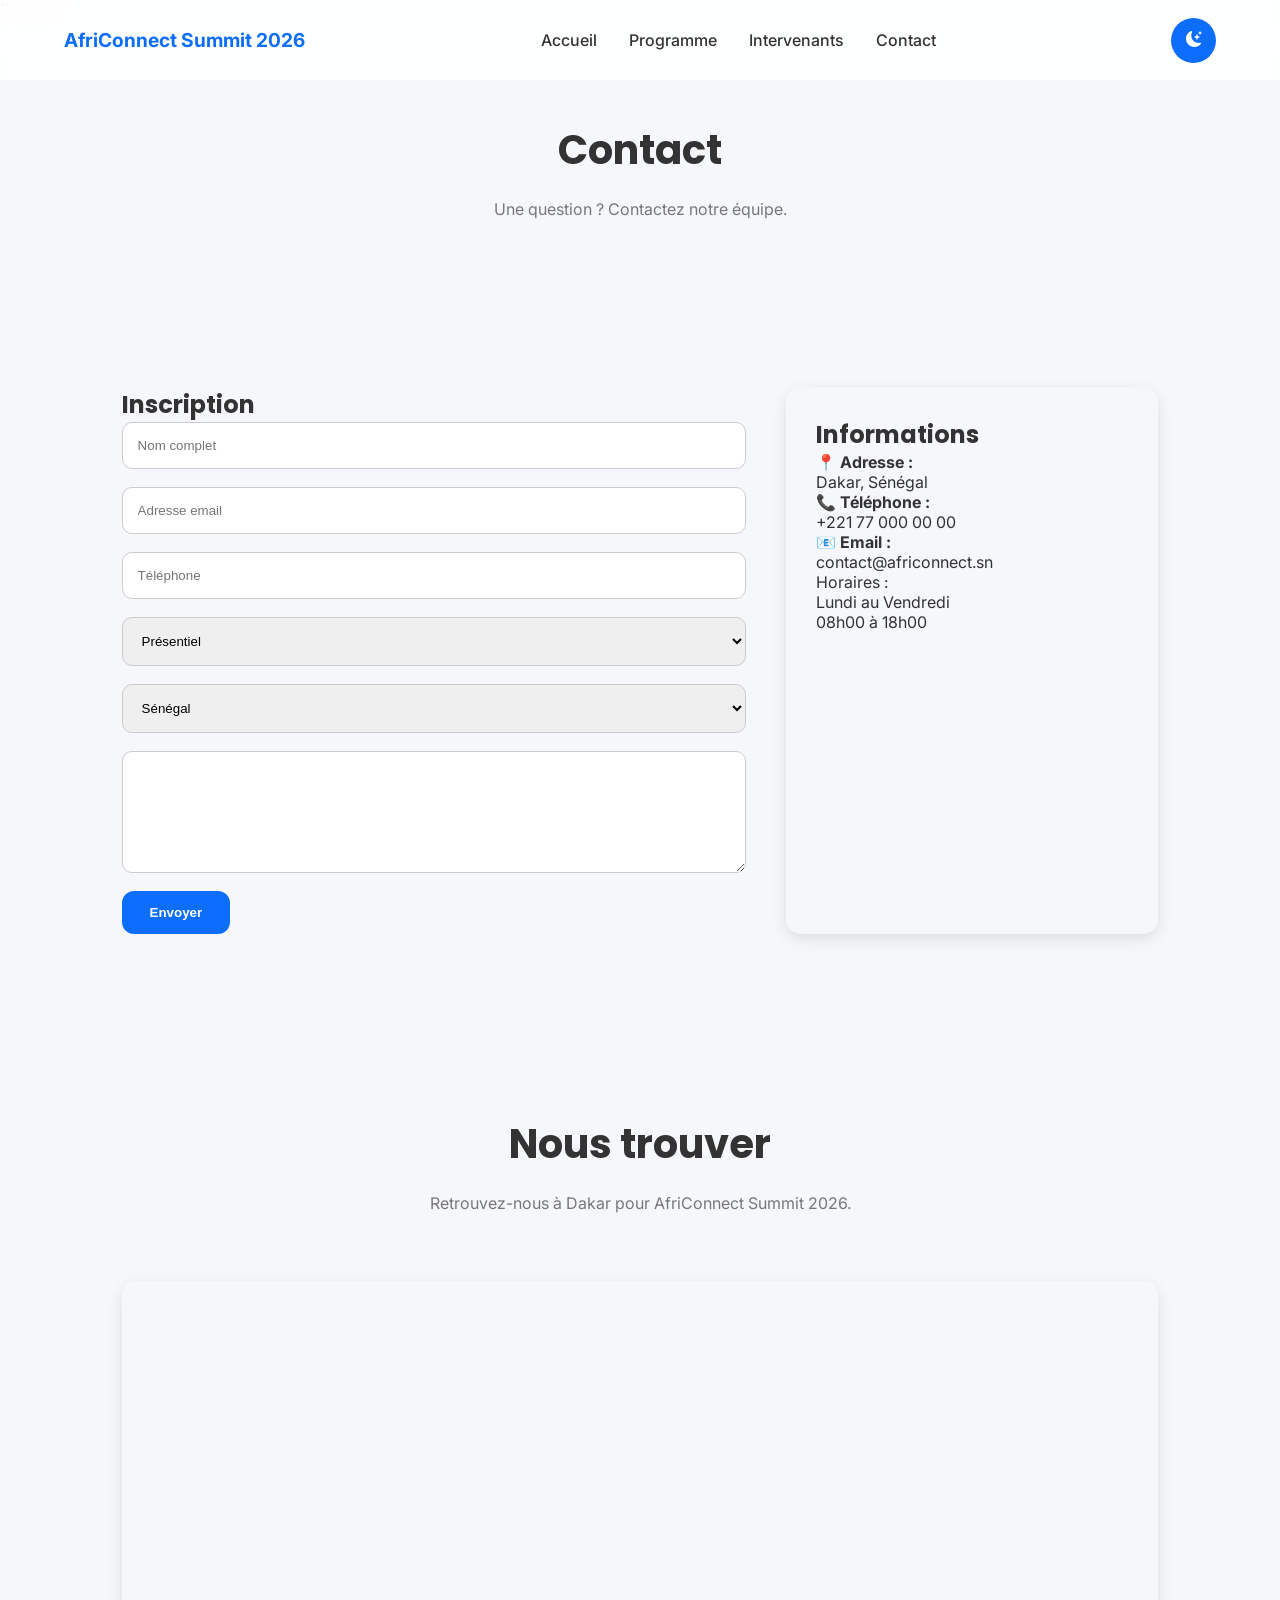
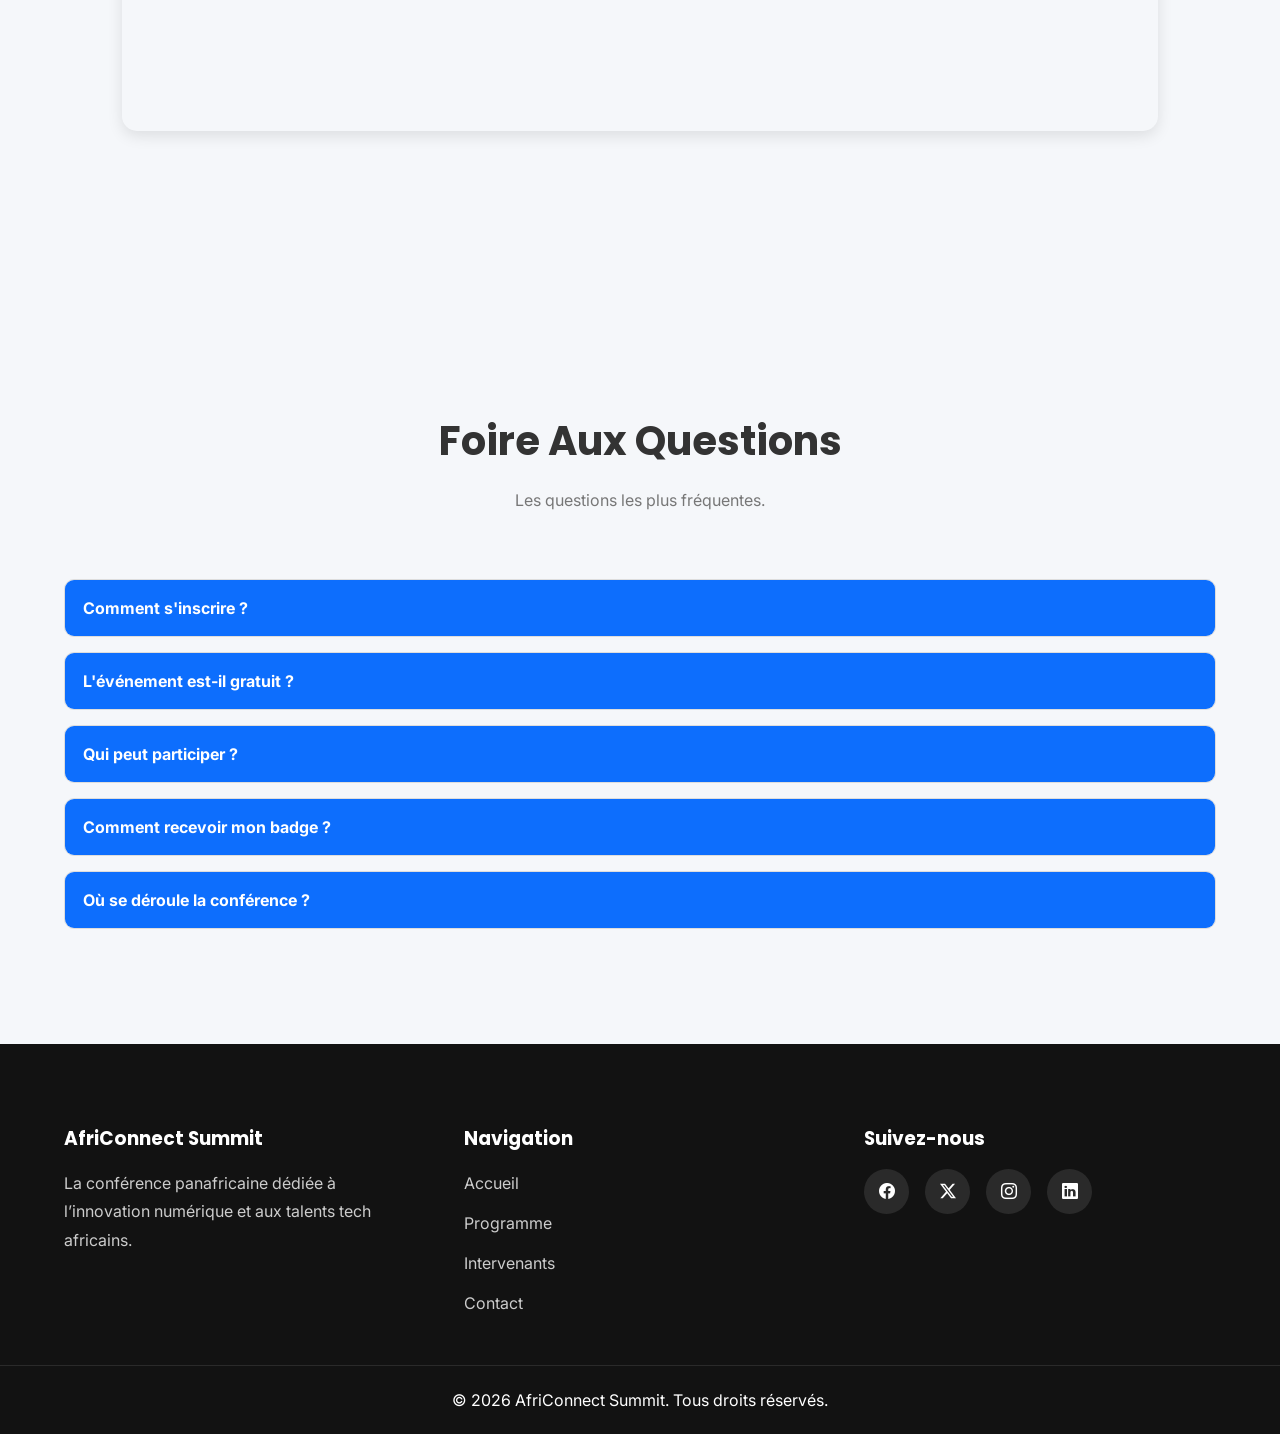
<file: contact.html>
<!DOCTYPE html>

<html lang="fr">

<head>
    <!-- Meta -->
    <meta charset="UTF-8">
    <meta name="viewport" content="width=device-width, initial-scale=1.0">

```
<!-- Titre -->
<title>AfriConnect Summit 2026</title>

<!-- Google Fonts -->
<link rel="preconnect" href="https://fonts.googleapis.com">
<link rel="preconnect" href="https://fonts.gstatic.com" crossorigin>

<link href="https://fonts.googleapis.com/css2?family=Inter:wght@300;400;500;600;700&family=Poppins:wght@500;600;700;800&display=swap" rel="stylesheet">

<!-- Bootstrap Icons -->
<link rel="stylesheet" href="https://cdn.jsdelivr.net/npm/bootstrap-icons@1.13.1/font/bootstrap-icons.min.css">

<!-- CSS -->
<link rel="stylesheet" href="css/style.css">
```

</head>

<body>

```
<!-- HEADER -->
<header>
    <nav class="navbar">

        <!-- Logo -->
        <div class="logo">
            AfriConnect Summit 2026
        </div>

        <!-- Navigation -->
        <ul class="nav-links">
            <li><a href="index.html">Accueil</a></li>
            <li><a href="programme.html">Programme</a></li>
            <li><a href="intervenants.html">Intervenants</a></li>
            <li><a href="contact.html">Contact</a></li>
        </ul>

        <!-- Actions -->
        <div class="nav-actions">

            <!-- Dark Mode -->
            <button class="theme-toggle">
                <i class="bi bi-moon-stars-fill"></i>
            </button>

            <!-- Hamburger -->
            <button class="hamburger">
                <i class="bi bi-list"></i>
            </button>

        </div>

    </nav>
</header>

<!-- MAIN -->
<main>
<section class="contact-section">

    <div class="section-title">
        <h2>Contact</h2>

        <p>
            Une question ? Contactez notre équipe.
        </p>

    </div>

    <section class="contact-section">

<div class="contact-container">

    <!-- Formulaire -->

    <div class="contact-form">

        <h2>Inscription</h2>

        <form id="contactForm">

            <input type="text"
                   id="nom"
                   placeholder="Nom complet"
                   required>

            <input type="email"
                   id="email"
                   placeholder="Adresse email"
                   required>

            <input type="tel"
                   id="telephone"
                   placeholder="Téléphone"
                   required>

            <select id="participation">

                <option>Présentiel</option>
                <option>En ligne</option>

            </select>

            <select id="pays">

                <option>Sénégal</option>
                <option>Côte d'Ivoire</option>
                <option>Mali</option>
                <option>Burkina Faso</option>
                <option>Guinée</option>
                <option>Cameroun</option>
                <option>Nigeria</option>
                <option>Ghana</option>
                <option>Bénin</option>
                <option>Togo</option>

            </select>

            <textarea
                id="message"
                rows="6"
                placeholder="Votre motivation"
                required>
            </textarea>

            <button class="btn btn-primary">
                Envoyer
            </button>

        </form>

    </div>

    <!-- Informations -->

    <div class="contact-info">

        <h2>Informations</h2>

        <p><strong>📍 Adresse :</strong><br>Dakar, Sénégal</p>

        <p><strong>📞 Téléphone :</strong><br>+221 77 000 00 00</p>

        <p><strong>📧 Email :</strong><br>contact@africonnect.sn</p>

        <p>
            Horaires :
            <br>
            Lundi au Vendredi
            <br>
            08h00 à 18h00
        </p>

    </div>

</div>

</section>
<section class="map-section">

    <div class="section-title">
        <h2>Nous trouver</h2>

        <p>
            Retrouvez-nous à Dakar pour AfriConnect Summit 2026.
        </p>
    </div>

    <div class="map-container">

        <iframe
            src="https://www.google.com/maps?q=Dakar,Senegal&output=embed"
            width="100%"
            height="450"
            style="border:0;"
            allowfullscreen=""
            loading="lazy">
        </iframe>

    </div>

</section>

</main>
<section class="faq-section">

    <div class="section-title">
        <h2>Foire Aux Questions</h2>
        <p>Les questions les plus fréquentes.</p>
    </div>

    <div class="faq">

        <div class="faq-item">
            <input type="checkbox" id="q1">
            <label for="q1">Comment s'inscrire ?</label>

            <div class="faq-content">
                <p>L'inscription se fait via le formulaire disponible sur cette page.</p>
            </div>
        </div>

        <div class="faq-item">
            <input type="checkbox" id="q2">
            <label for="q2">L'événement est-il gratuit ?</label>

            <div class="faq-content">
                <p>Certaines activités sont gratuites, d'autres nécessitent une inscription payante.</p>
            </div>
        </div>

        <div class="faq-item">
            <input type="checkbox" id="q3">
            <label for="q3">Qui peut participer ?</label>

            <div class="faq-content">
                <p>Étudiants, professionnels, entrepreneurs et passionnés du numérique.</p>
            </div>
        </div>

        <div class="faq-item">
            <input type="checkbox" id="q4">
            <label for="q4">Comment recevoir mon badge ?</label>

            <div class="faq-content">
                <p>Le badge est envoyé par email après validation de l'inscription.</p>
            </div>
        </div>

        <div class="faq-item">
            <input type="checkbox" id="q5">
            <label for="q5">Où se déroule la conférence ?</label>

            <div class="faq-content">
                <p>L'événement se déroule à Dakar, au Sénégal.</p>
            </div>
        </div>

    </div>

</section>


<!-- FOOTER -->

<footer class="footer">


<div class="footer-container">

    <!-- Colonne 1 -->
    <div class="footer-column">

        <h3>AfriConnect Summit</h3>

        <p>
            La conférence panafricaine dédiée
            à l’innovation numérique et aux talents tech africains.
        </p>

    </div>

    <!-- Colonne 2 -->
    <div class="footer-column">

        <h3>Navigation</h3>

        <ul>
            <li><a href="index.html">Accueil</a></li>
            <li><a href="programme.html">Programme</a></li>
            <li><a href="intervenants.html">Intervenants</a></li>
            <li><a href="contact.html">Contact</a></li>
        </ul>

    </div>

    <!-- Colonne 3 -->
    <div class="footer-column">

        <h3>Suivez-nous</h3>

        <div class="social-icons">

            <a href="#"><i class="bi bi-facebook"></i></a>

            <a href="#"><i class="bi bi-twitter-x"></i></a>

            <a href="#"><i class="bi bi-instagram"></i></a>

            <a href="#"><i class="bi bi-linkedin"></i></a>

        </div>

    </div>

</div>

<!-- Footer bottom -->
<div class="footer-bottom">

    <p>
        © <span id="year"></span> AfriConnect Summit.
        Tous droits réservés.
    </p>

</div>


</footer>

<!-- Bouton retour haut -->

<button id="scrollTopBtn">
    <i class="bi bi-arrow-up"></i>
</button>


<!-- JavaScript -->
<script src="js/main.js"></script>


</body>

</html>
</file>
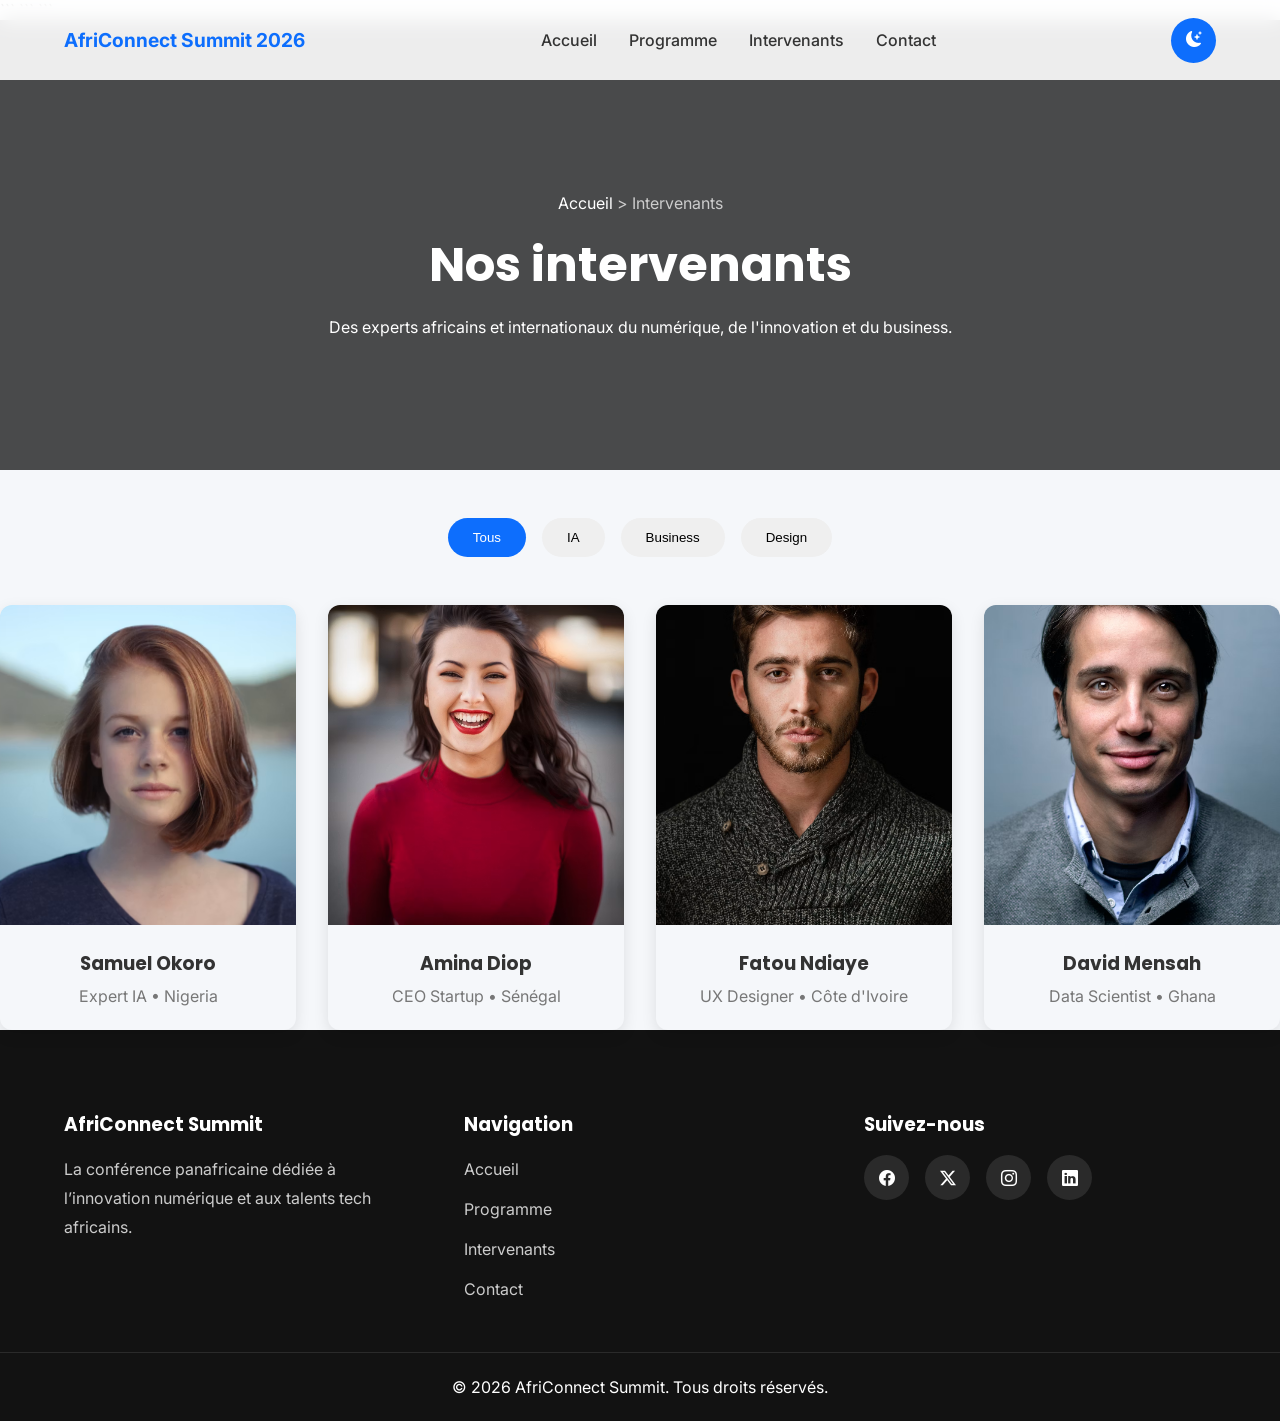
<file: intervenants.html>
<!DOCTYPE html>

<html lang="fr">

<head>
    <!-- Meta -->
    <meta charset="UTF-8">
    <meta name="viewport" content="width=device-width, initial-scale=1.0">

```
<!-- Titre -->
<title>AfriConnect Summit 2026</title>

<!-- Google Fonts -->
<link rel="preconnect" href="https://fonts.googleapis.com">
<link rel="preconnect" href="https://fonts.gstatic.com" crossorigin>

<link href="https://fonts.googleapis.com/css2?family=Inter:wght@300;400;500;600;700&family=Poppins:wght@500;600;700;800&display=swap" rel="stylesheet">

<!-- Bootstrap Icons -->
<link rel="stylesheet" href="https://cdn.jsdelivr.net/npm/bootstrap-icons@1.13.1/font/bootstrap-icons.min.css">

<!-- CSS -->
<link rel="stylesheet" href="css/style.css">
```

</head>

<body>

```
<!-- HEADER -->
<header>
    <nav class="navbar">

        <!-- Logo -->
        <div class="logo">
            AfriConnect Summit 2026
        </div>

        <!-- Navigation -->
        <ul class="nav-links">
            <li><a href="index.html">Accueil</a></li>
            <li><a href="programme.html">Programme</a></li>
            <li><a href="intervenants.html">Intervenants</a></li>
            <li><a href="contact.html">Contact</a></li>
        </ul>

        <!-- Actions -->
        <div class="nav-actions">

            <!-- Dark Mode -->
            <button class="theme-toggle">
                <i class="bi bi-moon-stars-fill"></i>
            </button>

            <!-- Hamburger -->
            <button class="hamburger">
                <i class="bi bi-list"></i>
            </button>

        </div>

    </nav>
</header>

<!-- MAIN -->
<main>
<section class="page-hero">

    <div class="page-hero-content">

        <p class="breadcrumb">
            <a href="index.html">Accueil</a> > Intervenants
        </p>

        <h1>Nos intervenants</h1>

        <p>
            Des experts africains et internationaux
            du numérique, de l'innovation et du business.
        </p>

    </div>

</section>
<section class="speakers-page">

    <div class="filter-buttons">

        <button class="filter-btn active" data-filter="all">
            Tous
        </button>

        <button class="filter-btn" data-filter="ia">
            IA
        </button>

        <button class="filter-btn" data-filter="business">
            Business
        </button>

        <button class="filter-btn" data-filter="design">
            Design
        </button>

    </div>
    <div class="speakers-grid">

    <article class="speaker-card filter-item hidden"
             data-category="ia">

        <img src="images/photo-1438761681033-6461ffad8d80.avif"
             alt="Samuel Okoro">

        <div class="speaker-content">

            <h3>Samuel Okoro</h3>

            <p>Expert IA • Nigeria</p>

        </div>

    </article>

    <article class="speaker-card filter-item hidden"
             data-category="business">

        <img src="images/photo-1494790108377-be9c29b29330.avif"
             alt="Amina Diop">

        <div class="speaker-content">

            <h3>Amina Diop</h3>

            <p>CEO Startup • Sénégal</p>

        </div>

    </article>

    <article class="speaker-card filter-item hidden"
             data-category="design">

        <img src="images/photo-1506794778202-cad84cf45f1d.avif"
             alt="Fatou Ndiaye">

        <div class="speaker-content">

            <h3>Fatou Ndiaye</h3>

            <p>UX Designer • Côte d'Ivoire</p>

        </div>

    </article>

    <article class="speaker-card filter-item hidden"
             data-category="ia">

        <img src="images/photo-1500648767791-00dcc994a43e.avif"
             alt="David Mensah">

        <div class="speaker-content">

            <h3>David Mensah</h3>

            <p>Data Scientist • Ghana</p>

        </div>

    </article>

</div>

</section>

</main>


<!-- FOOTER -->

<footer class="footer">


<div class="footer-container">

    <!-- Colonne 1 -->
    <div class="footer-column">

        <h3>AfriConnect Summit</h3>

        <p>
            La conférence panafricaine dédiée
            à l’innovation numérique et aux talents tech africains.
        </p>

    </div>

    <!-- Colonne 2 -->
    <div class="footer-column">

        <h3>Navigation</h3>

        <ul>
            <li><a href="index.html">Accueil</a></li>
            <li><a href="programme.html">Programme</a></li>
            <li><a href="intervenants.html">Intervenants</a></li>
            <li><a href="contact.html">Contact</a></li>
        </ul>

    </div>

    <!-- Colonne 3 -->
    <div class="footer-column">

        <h3>Suivez-nous</h3>

        <div class="social-icons">

            <a href="#"><i class="bi bi-facebook"></i></a>

            <a href="#"><i class="bi bi-twitter-x"></i></a>

            <a href="#"><i class="bi bi-instagram"></i></a>

            <a href="#"><i class="bi bi-linkedin"></i></a>

        </div>

    </div>

</div>

<!-- Footer bottom -->
<div class="footer-bottom">

    <p>
        © <span id="year"></span> AfriConnect Summit.
        Tous droits réservés.
    </p>

</div>


</footer>

<!-- Bouton retour haut -->

<button id="scrollTopBtn">
    <i class="bi bi-arrow-up"></i>
</button>


<!-- JavaScript -->
<script src="js/main.js"></script>


</body>

</html>
</file>
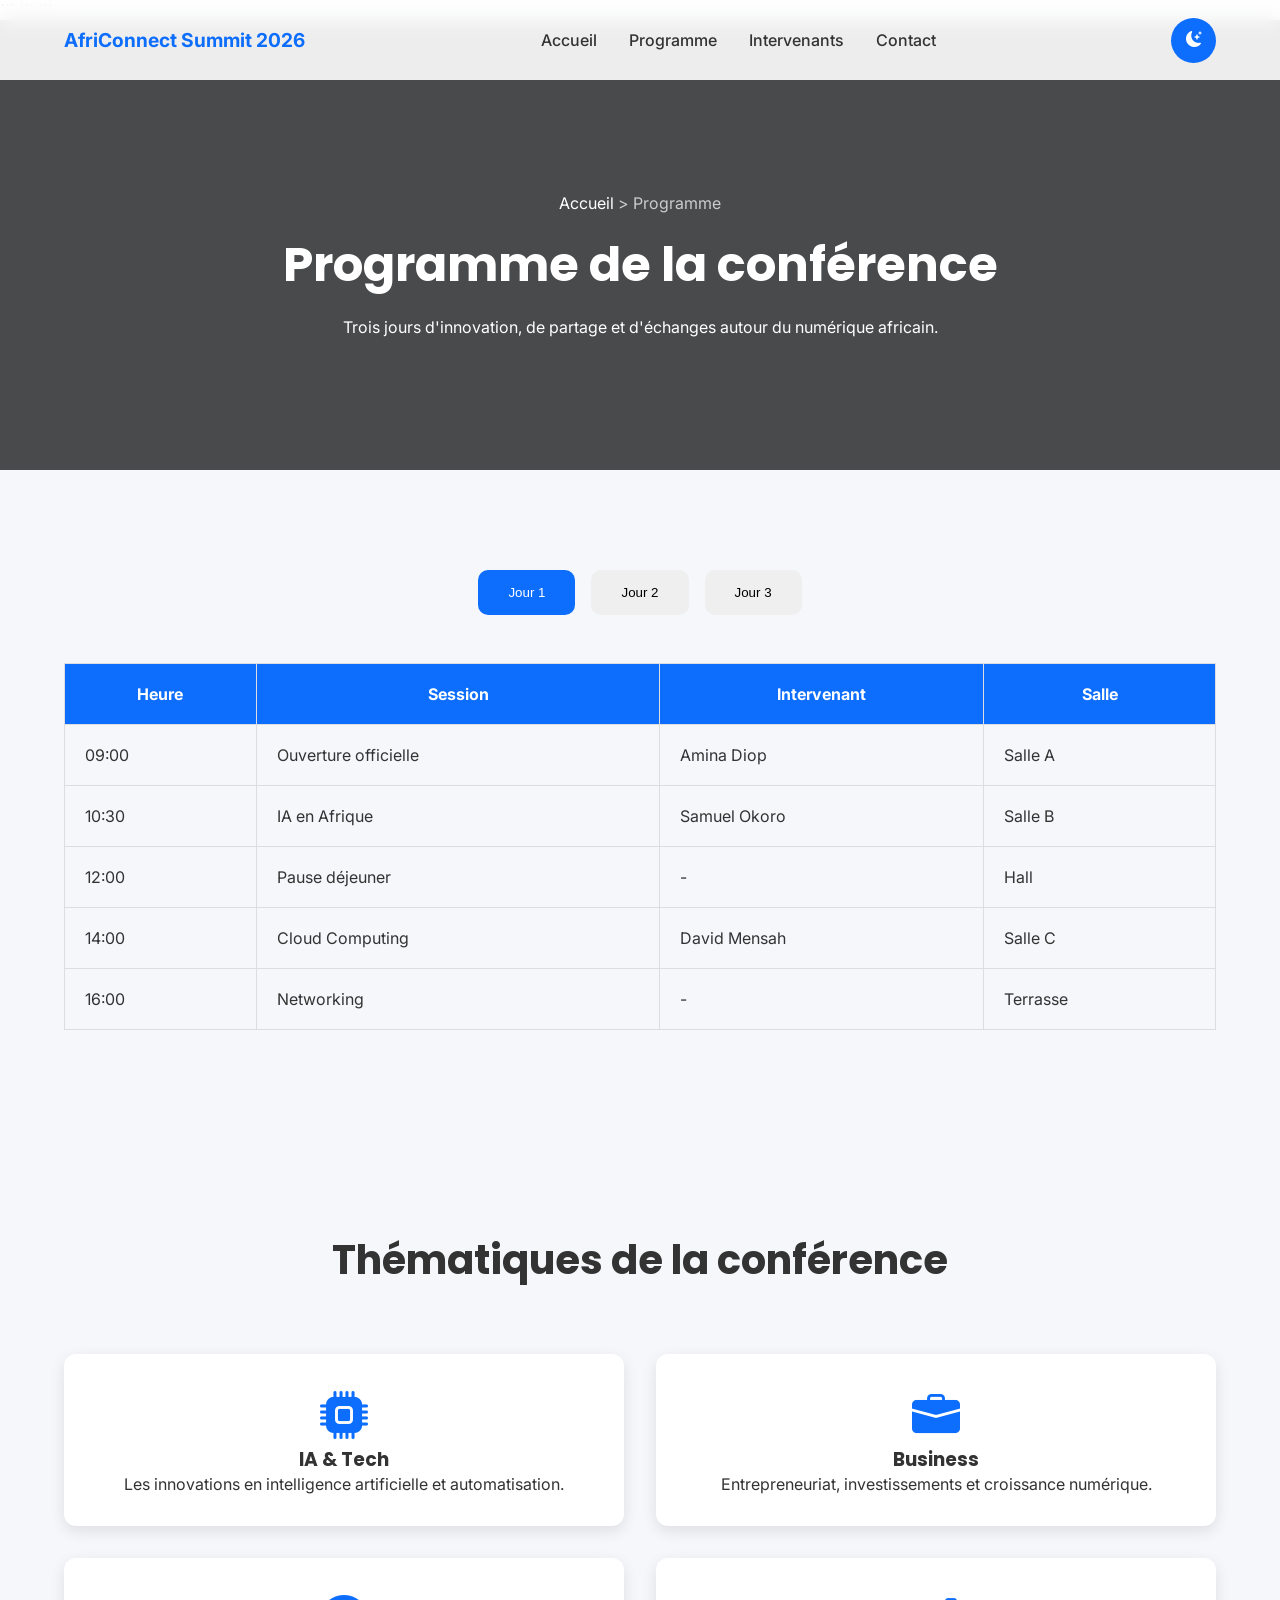
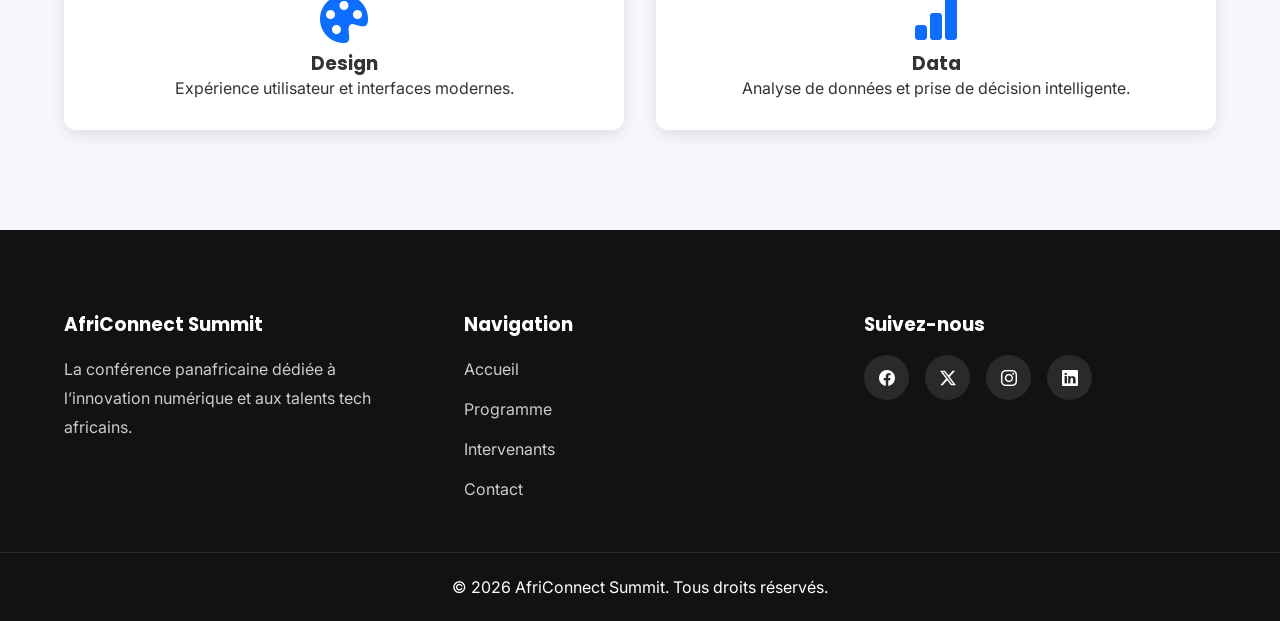
<file: programme.html>
<!DOCTYPE html>

<html lang="fr">

<head>
    <!-- Meta -->
    <meta charset="UTF-8">
    <meta name="viewport" content="width=device-width, initial-scale=1.0">

```
<!-- Titre -->
<title>AfriConnect Summit 2026</title>

<!-- Google Fonts -->
<link rel="preconnect" href="https://fonts.googleapis.com">
<link rel="preconnect" href="https://fonts.gstatic.com" crossorigin>

<link href="https://fonts.googleapis.com/css2?family=Inter:wght@300;400;500;600;700&family=Poppins:wght@500;600;700;800&display=swap" rel="stylesheet">

<!-- Bootstrap Icons -->
<link rel="stylesheet" href="https://cdn.jsdelivr.net/npm/bootstrap-icons@1.13.1/font/bootstrap-icons.min.css">

<!-- CSS -->
<link rel="stylesheet" href="css/style.css">
```

</head>

<body>

```
<!-- HEADER -->
<header>
    <nav class="navbar">

        <!-- Logo -->
        <div class="logo">
            AfriConnect Summit 2026
        </div>

        <!-- Navigation -->
        <ul class="nav-links">
            <li><a href="index.html">Accueil</a></li>
            <li><a href="programme.html">Programme</a></li>
            <li><a href="intervenants.html">Intervenants</a></li>
            <li><a href="contact.html">Contact</a></li>
        </ul>

        <!-- Actions -->
        <div class="nav-actions">

            <!-- Dark Mode -->
            <button class="theme-toggle">
                <i class="bi bi-moon-stars-fill"></i>
            </button>

            <!-- Hamburger -->
            <button class="hamburger">
                <i class="bi bi-list"></i>
            </button>

        </div>

    </nav>
</header>

<!-- MAIN -->
<main>

    <!-- HERO INTERNE -->
    <section class="page-hero">

        <div class="page-hero-content">

            <p class="breadcrumb">
                <a href="index.html">Accueil</a> > Programme
            </p>

            <h1>Programme de la conférence</h1>

            <p>
                Trois jours d'innovation, de partage
                et d'échanges autour du numérique africain.
            </p>

        </div>

    </section>
    <section class="programme-section">

    <div class="tabs">

        <button class="tab-btn active" data-day="day1">
            Jour 1
        </button>

        <button class="tab-btn" data-day="day2">
            Jour 2
        </button>

        <button class="tab-btn" data-day="day3">
            Jour 3
        </button>

    </div>

    <!-- JOUR 1 -->
    <div class="tab-content active" id="day1">

        <table>

            <tr>
                <th>Heure</th>
                <th>Session</th>
                <th>Intervenant</th>
                <th>Salle</th>
            </tr>

            <tr>
                <td>09:00</td>
                <td>Ouverture officielle</td>
                <td>Amina Diop</td>
                <td>Salle A</td>
            </tr>

            <tr>
                <td>10:30</td>
                <td>IA en Afrique</td>
                <td>Samuel Okoro</td>
                <td>Salle B</td>
            </tr>

            <tr>
                <td>12:00</td>
                <td>Pause déjeuner</td>
                <td>-</td>
                <td>Hall</td>
            </tr>

            <tr>
                <td>14:00</td>
                <td>Cloud Computing</td>
                <td>David Mensah</td>
                <td>Salle C</td>
            </tr>

            <tr>
                <td>16:00</td>
                <td>Networking</td>
                <td>-</td>
                <td>Terrasse</td>
            </tr>

        </table>

    </div>
    <div class="tab-content" id="day2">

    <table>

        <tr>
            <th>Heure</th>
            <th>Session</th>
            <th>Intervenant</th>
            <th>Salle</th>
        </tr>

        <tr>
            <td>09:00</td>
            <td>Cybersécurité en Afrique</td>
            <td>Fatou Ndiaye</td>
            <td>Salle A</td>
        </tr>

        <tr>
            <td>10:30</td>
            <td>Fintech et inclusion financière</td>
            <td>Moussa Diallo</td>
            <td>Salle B</td>
        </tr>

        <tr>
            <td>12:00</td>
            <td>Pause déjeuner</td>
            <td>-</td>
            <td>Hall</td>
        </tr>

        <tr>
            <td>14:00</td>
            <td>Entrepreneuriat numérique</td>
            <td>Amina Diop</td>
            <td>Salle C</td>
        </tr>

        <tr>
            <td>16:00</td>
            <td>Networking et partenariats</td>
            <td>-</td>
            <td>Terrasse</td>
        </tr>

    </table>

</div>
<div class="tab-content" id="day3">

    <table>

        <tr>
            <th>Heure</th>
            <th>Session</th>
            <th>Intervenant</th>
            <th>Salle</th>
        </tr>

        <tr>
            <td>09:00</td>
            <td>Big Data et analyse prédictive</td>
            <td>David Mensah</td>
            <td>Salle A</td>
        </tr>

        <tr>
            <td>10:30</td>
            <td>Design UX moderne</td>
            <td>Fatou Ndiaye</td>
            <td>Salle B</td>
        </tr>

        <tr>
            <td>12:00</td>
            <td>Pause déjeuner</td>
            <td>-</td>
            <td>Hall</td>
        </tr>

        <tr>
            <td>14:00</td>
            <td>Cloud Computing</td>
            <td>Samuel Okoro</td>
            <td>Salle C</td>
        </tr>

        <tr>
            <td>16:00</td>
            <td>Cérémonie de clôture</td>
            <td>Comité d'organisation</td>
            <td>Grande Salle</td>
        </tr>

    </table>

</div>

</section>
<section class="themes-section">

    <div class="section-title">
        <h2>Thématiques de la conférence</h2>
    </div>

    <div class="themes-grid">

        <article class="theme-card hidden">
            <i class="bi bi-cpu-fill"></i>
            <h3>IA & Tech</h3>
            <p>Les innovations en intelligence artificielle et automatisation.</p>
        </article>

        <article class="theme-card hidden">
            <i class="bi bi-briefcase-fill"></i>
            <h3>Business</h3>
            <p>Entrepreneuriat, investissements et croissance numérique.</p>
        </article>

        <article class="theme-card hidden">
            <i class="bi bi-palette-fill"></i>
            <h3>Design</h3>
            <p>Expérience utilisateur et interfaces modernes.</p>
        </article>

        <article class="theme-card hidden">
            <i class="bi bi-bar-chart-fill"></i>
            <h3>Data</h3>
            <p>Analyse de données et prise de décision intelligente.</p>
        </article>

    </div>

</section>

</main>


<!-- FOOTER -->

<footer class="footer">


<div class="footer-container">

    <!-- Colonne 1 -->
    <div class="footer-column">

        <h3>AfriConnect Summit</h3>

        <p>
            La conférence panafricaine dédiée
            à l’innovation numérique et aux talents tech africains.
        </p>

    </div>

    <!-- Colonne 2 -->
    <div class="footer-column">

        <h3>Navigation</h3>

        <ul>
            <li><a href="index.html">Accueil</a></li>
            <li><a href="programme.html">Programme</a></li>
            <li><a href="intervenants.html">Intervenants</a></li>
            <li><a href="contact.html">Contact</a></li>
        </ul>

    </div>

    <!-- Colonne 3 -->
    <div class="footer-column">

        <h3>Suivez-nous</h3>

        <div class="social-icons">

            <a href="#"><i class="bi bi-facebook"></i></a>

            <a href="#"><i class="bi bi-twitter-x"></i></a>

            <a href="#"><i class="bi bi-instagram"></i></a>

            <a href="#"><i class="bi bi-linkedin"></i></a>

        </div>

    </div>

</div>

<!-- Footer bottom -->
<div class="footer-bottom">

    <p>
        © <span id="year"></span> AfriConnect Summit.
        Tous droits réservés.
    </p>

</div>


</footer>

<!-- Bouton retour haut -->

<button id="scrollTopBtn">
    <i class="bi bi-arrow-up"></i>
</button>


<!-- JavaScript -->
<script src="js/main.js"></script>


</body>

</html>
</file>
<file: css/style.css>
/* =========================
VARIABLES CSS
========================= */

:root {
--primary-color: #0d6efd;
--secondary-color: #121212;
--light-color: #f5f7fa;
--white-color: #ffffff;
--text-color: #333333;
--gray-color: #777777;
--border-radius: 12px;
--transition: 0.3s ease;
--shadow: 0 5px 15px rgba(0, 0, 0, 0.1);
--container-width: 1200px;
}

/* =========================
DARK MODE
========================= */

[data-theme="dark"] {
--secondary-color: #f5f7fa;
--light-color: #121212;
--white-color: #1f1f1f;
--text-color: #ffffff;
--gray-color: #cccccc;
--shadow: 0 5px 15px rgba(255, 255, 255, 0.05);
}

/* =========================
RESET CSS
========================= */

* {
  margin: 0;
  padding: 0;
  box-sizing: border-box;
  }

/* =========================
BODY
========================= */

body {
font-family: 'Inter', sans-serif;
background-color: var(--light-color);
color: var(--text-color);
transition: var(--transition);
}

/* =========================
TITRES
========================= */

h1,
h2,
h3,
h4 {
font-family: 'Poppins', sans-serif;
}

/* =========================
IMAGES
========================= */

img {
width: 100%;
display: block;
}

/* =========================
LIENS
========================= */

a {
text-decoration: none;
color: inherit;
}

/* =========================
LISTES
========================= */

ul {
list-style: none;
}

/* =========================
BOUTONS
========================= */

button {
border: none;
cursor: pointer;
transition: var(--transition);
}

/* =========================
NAVBAR
========================= */

.navbar {
position: fixed;
top: 0;
width: 100%;
height: 80px;
background-color: rgba(255, 255, 255, 0.9);


backdrop-filter: blur(10px);

display: flex;
justify-content: space-between;
align-items: center;

padding: 0 5%;

z-index: 1000;

transition: var(--transition);


}

/* Logo */

.logo {
font-size: 1.2rem;
font-weight: 700;
color: var(--primary-color);
}

/* Navigation */

.nav-links {
display: flex;
gap: 2rem;
}

.nav-links a {
font-weight: 500;
transition: var(--transition);
}

.nav-links a:hover {
color: var(--primary-color);
}

/* Actions */

.nav-actions {
display: flex;
align-items: center;
gap: 1rem;
}

/* Theme Button */

.theme-toggle {
width: 45px;
height: 45px;


border-radius: 50%;

background-color: var(--primary-color);
color: white;

font-size: 1rem;


}

/* Hamburger */

.hamburger {
display: none;


background: transparent;

font-size: 2rem;
color: var(--text-color);


}

/* =========================
RESPONSIVE
========================= */

@media (max-width: 768px) {


.nav-links {
    display: none;
}

.hamburger {
    display: block;
}


}
/* =========================
HERO SECTION
========================= */

.hero {
min-height: 100vh;


display: flex;
align-items: center;
justify-content: center;

padding: 120px 5% 80px;

background:
    linear-gradient(rgba(0, 0, 0, 0.6),
    rgba(0, 0, 0, 0.7)),
    url('https://images.unsplash.com/photo-1522202176988-66273c2fd55f?q=80&w=2071&auto=format&fit=crop');

background-size: cover;
background-position: center;

color: white;

text-align: center;


}

.hero-content {
max-width: 900px;


animation: fadeUp 1s ease;


}

/* Sous titre */

.hero-subtitle {
font-size: 1rem;


letter-spacing: 2px;

text-transform: uppercase;

margin-bottom: 1rem;

color: #cccccc;


}

/* Titre */

.hero h1 {
font-size: 4rem;


line-height: 1.1;

margin-bottom: 1.5rem;


}

/* Description */

.hero-description {
font-size: 1.1rem;


line-height: 1.8;

margin-bottom: 2rem;

color: #dddddd;


}

/* Boutons */

.hero-buttons {
display: flex;
justify-content: center;
gap: 1rem;


margin-bottom: 3rem;

flex-wrap: wrap;


}

/* Bouton général */

.btn {
padding: 14px 28px;


border-radius: var(--border-radius);

font-weight: 600;

transition: var(--transition);


}

/* Bouton primaire */

.btn-primary {
background-color: var(--primary-color);
color: white;
}

.btn-primary:hover {
transform: translateY(-3px);
}

/* Bouton secondaire */

.btn-secondary {
border: 2px solid white;
color: white;
}

.btn-secondary:hover {
background-color: white;
color: black;
}

/* Countdown */

.countdown {
display: flex;
justify-content: center;
gap: 1rem;


flex-wrap: wrap;


}

.time-box {
width: 110px;
height: 110px;


background-color: rgba(255, 255, 255, 0.1);

border: 1px solid rgba(255, 255, 255, 0.2);

backdrop-filter: blur(10px);

border-radius: var(--border-radius);

display: flex;
flex-direction: column;
justify-content: center;
align-items: center;


}

.time-box span {
font-size: 2rem;
font-weight: 700;
}

.time-box small {
margin-top: 0.5rem;
color: #cccccc;
}

/* Animation */

@keyframes fadeUp {


from {
    opacity: 0;
    transform: translateY(30px);
}

to {
    opacity: 1;
    transform: translateY(0);
}


}

/* =========================
RESPONSIVE HERO
========================= */

@media (max-width: 768px) {


.hero h1 {
    font-size: 2.7rem;
}

.hero-description {
    font-size: 1rem;
}

.time-box {
    width: 90px;
    height: 90px;
}


}
/* =========================
STATS SECTION
========================= */

.stats-section {
padding: 100px 5%;


background-color: var(--white-color);


}

/* Titre section */

.section-title {
text-align: center;


margin-bottom: 4rem;


}

.section-title h2 {
font-size: 2.5rem;


margin-bottom: 1rem;


}

.section-title p {
color: var(--gray-color);


max-width: 700px;

margin: auto;

line-height: 1.7;


}

/* Grid */

.stats-grid {
display: grid;


grid-template-columns: repeat(4, 1fr);

gap: 2rem;


}

/* Carte */

.stat-card {
background-color: var(--light-color);


padding: 3rem 2rem;

border-radius: var(--border-radius);

text-align: center;

box-shadow: var(--shadow);

transition: var(--transition);


}

.stat-card:hover {
transform: translateY(-10px);
}

/* Counter */

.counter {
font-size: 3rem;


color: var(--primary-color);

margin-bottom: 1rem;


}

/* Animation cachée */

.hidden {
opacity: 0;
transform: translateY(50px);


transition: all 1s ease;


}

/* Animation visible */

.show {
opacity: 1;
transform: translateY(0);
}

/* Responsive */

@media (max-width: 768px) {


.stats-grid {
    grid-template-columns: 1fr 1fr;
}


}

@media (max-width: 480px) {


.stats-grid {
    grid-template-columns: 1fr;
}


}
/* =========================
WHY SECTION
========================= */

.why-section {
padding: 100px 5%;


background-color: var(--light-color);


}

/* Conteneur flex */

.why-container {
display: flex;


justify-content: center;

gap: 2rem;

flex-wrap: wrap;


}

/* Carte */

.why-card {
flex: 1 1 300px;


background-color: var(--white-color);

padding: 3rem 2rem;

border-radius: var(--border-radius);

text-align: center;

box-shadow: var(--shadow);

transition: var(--transition);


}

/* Hover */

.why-card:hover {
transform: translateY(-10px);
}

/* Icônes */

.why-card i {
font-size: 3rem;


color: var(--primary-color);

margin-bottom: 1.5rem;

display: inline-block;


}

/* Titre */

.why-card h3 {
margin-bottom: 1rem;


font-size: 1.5rem;


}

/* Texte */

.why-card p {
color: var(--gray-color);


line-height: 1.7;


}
/* =========================
SPEAKERS SECTION
========================= */

.speakers-section {
padding: 100px 5%;


background-color: var(--white-color);


}

/* Grid */

.speakers-grid {
display: grid;


grid-template-columns: repeat(4, 1fr);

gap: 2rem;


}

/* Carte */

.speaker-card {
background-color: var(--light-color);


border-radius: var(--border-radius);

overflow: hidden;

box-shadow: var(--shadow);

transition: var(--transition);


}

/* Hover */

.speaker-card:hover {
transform: translateY(-10px);
}

/* Image */

.speaker-card img {
height: 320px;


object-fit: cover;


}

/* Contenu */

.speaker-content {
padding: 1.5rem;


text-align: center;


}

.speaker-content h3 {
margin-bottom: 0.5rem;
}

.speaker-content p {
color: var(--gray-color);
}

/* Bouton */

.speaker-button {
text-align: center;


margin-top: 3rem;


}

/* Responsive */

@media (max-width: 992px) {


.speakers-grid {
    grid-template-columns: repeat(2, 1fr);
}


}

@media (max-width: 576px) {


.speakers-grid {
    grid-template-columns: 1fr;
}


}
/* =========================
SPONSORS
========================= */

.sponsors-section {
padding: 100px 5%;


background-color: var(--light-color);


}

.sponsors-container {
display: flex;


justify-content: center;

align-items: center;

gap: 2rem;

flex-wrap: wrap;


}

/* Sponsor */

.sponsor {
padding: 3rem 2rem;


border-radius: var(--border-radius);

text-align: center;

color: white;

transition: var(--transition);


}

.sponsor:hover {
transform: translateY(-10px);
}

/* Gold */

.gold {
background: #d4af37;


width: 320px;


}

/* Silver */

.silver {
background: #9ea7ad;


width: 260px;


}

/* Bronze */

.bronze {
background: #b87333;


width: 220px;


}

/* =========================
FOOTER
========================= */

.footer {
background-color: var(--secondary-color);


color: white;

padding-top: 80px;


}

/* Container */

.footer-container {
display: flex;


justify-content: space-between;

gap: 3rem;

flex-wrap: wrap;

padding: 0 5% 3rem;


}

/* Colonnes */

.footer-column {
flex: 1 1 250px;
}

.footer-column h3 {
margin-bottom: 1rem;
}

.footer-column p,
.footer-column li {
color: #cccccc;


line-height: 1.8;


}

.footer-column ul {
display: flex;
flex-direction: column;
gap: 0.7rem;
}

/* Réseaux */

.social-icons {
display: flex;


gap: 1rem;


}

.social-icons a {
width: 45px;
height: 45px;


background-color: rgba(255,255,255,0.1);

border-radius: 50%;

display: flex;
justify-content: center;
align-items: center;

transition: var(--transition);


}

.social-icons a:hover {
background-color: var(--primary-color);
}

/* Footer bottom */

.footer-bottom {
border-top: 1px solid rgba(255,255,255,0.1);


text-align: center;

padding: 1.5rem;


}

/* =========================
SCROLL TOP
========================= */

#scrollTopBtn {
position: fixed;


bottom: 30px;
right: 30px;

width: 50px;
height: 50px;

border-radius: 50%;

background-color: var(--primary-color);

color: white;

font-size: 1.2rem;

display: none;

z-index: 1000;


}

/* =========================
RESPONSIVE FOOTER
========================= */

@media (max-width: 768px) {


.footer-container {
    flex-direction: column;
}


}
/* =========================
   PAGE HERO
========================= */

.page-hero {
    min-height: 50vh;

    display: flex;
    justify-content: center;
    align-items: center;

    text-align: center;

    padding: 120px 5% 80px;

    background: linear-gradient(
        rgba(0,0,0,0.7),
        rgba(0,0,0,0.7)
    ),
    url("https://images.unsplash.com/photo-1516321318423-f06f85e504b3");

    background-size: cover;
    background-position: center;

    color: white;
}

.page-hero-content h1 {
    font-size: 3rem;

    margin: 1rem 0;
}

.breadcrumb {
    color: #cccccc;
}

.breadcrumb a {
    color: white;
}
.programme-section{
    padding:100px 5%;
}

.tabs{
    display:flex;
    justify-content:center;
    gap:1rem;
    margin-bottom:3rem;
    flex-wrap:wrap;
}

.tab-btn{
    padding:15px 30px;
    border:none;
    border-radius:10px;
    cursor:pointer;
}

.tab-btn.active{
    background:var(--primary-color);
    color:white;
}

.tab-content{
    display:none;
}

.tab-content.active{
    display:block;
}

table{
    width:100%;
    border-collapse:collapse;
}

th,td{
    padding:20px;
    border:1px solid #ddd;
}

th{
    background:var(--primary-color);
    color:white;
}
/* =========================
   THEMES
========================= */

.themes-section{
    padding:100px 5%;
}

.themes-grid{
    display:grid;
    grid-template-columns:repeat(2,1fr);
    gap:2rem;
}

.theme-card{
    background:var(--white-color);
    padding:2rem;
    border-radius:var(--border-radius);
    text-align:center;
    box-shadow:var(--shadow);
    transition:var(--transition);
}

.theme-card:hover{
    transform:translateY(-10px);
}

.theme-card i{
    font-size:3rem;
    color:var(--primary-color);
    margin-bottom:1rem;
}

@media(max-width:768px){

    .themes-grid{
        grid-template-columns:1fr;
    }

}
.filter-buttons{
    display:flex;
    justify-content:center;
    gap:1rem;
    flex-wrap:wrap;
    margin:3rem 0;
}

.filter-btn{
    padding:12px 25px;
    border:none;
    border-radius:30px;
    cursor:pointer;
}

.filter-btn.active{
    background:var(--primary-color);
    color:white;
}
/* =========================
   DARK MODE
========================= */

body.dark-mode{
    background:#121212;
    color:#f5f5f5;
}

body.dark-mode .navbar{
    background:#1b1b1b;
}

body.dark-mode .hero,
body.dark-mode .stats-section,
body.dark-mode .speakers-section,
body.dark-mode .programme-section,
body.dark-mode .themes-section,
body.dark-mode .why-section,
body.dark-mode .contact-section{
    background:#181818;
}

body.dark-mode .stat-card,
body.dark-mode .speaker-card,
body.dark-mode .theme-card,
body.dark-mode .why-card{
    background:#242424;
    color:white;
}

body.dark-mode table{
    color:white;
}

body.dark-mode td{
    border-color:#444;
}

body.dark-mode input,
body.dark-mode textarea,
body.dark-mode select{
    background:#2a2a2a;
    color:white;
    border:1px solid #555;
}

body.dark-mode .footer{
    background:#0d0d0d;
}
.contact-section{
    padding:100px 5%;
}

#contactForm{
    max-width:700px;
    margin:auto;

    display:flex;
    flex-direction:column;

    gap:20px;
}

#contactForm input,
#contactForm textarea{

    padding:15px;

    border-radius:10px;

    border:1px solid #ccc;
}


#contactForm button{
    align-self:flex-start;
}
/* =========================
   GOOGLE MAP
========================= */

.map-section{
    padding:80px 5%;
}

.map-container{
    border-radius:15px;
    overflow:hidden;
    box-shadow:var(--shadow);
}

.map-container iframe{
    width:100%;
    height:450px;
    display:block;
    border:none;
}
/* =========================
   FAQ
========================= */

.faq-section{
    padding:100px 5%;
}

.faq-item{
    margin-bottom:15px;
    border:1px solid #ddd;
    border-radius:10px;
    overflow:hidden;
}

.faq-item input{
    display:none;
}

.faq-item label{
    display:block;
    padding:18px;
    background:var(--primary-color);
    color:white;
    cursor:pointer;
    font-weight:bold;
}

.faq-content{
    max-height:0;
    overflow:hidden;
    transition:max-height .4s ease;
    background:white;
}

.faq-content p{
    padding:20px;
}

.faq-item input:checked ~ .faq-content{
    max-height:200px;
}
/* =========================
   CONTACT
========================= */

.contact-container{

    display:flex;

    gap:40px;

    flex-wrap:wrap;

}

.contact-form{

    flex:2;

}

.contact-info{

    flex:1;

    background:var(--light-color);

    padding:30px;

    border-radius:15px;

    box-shadow:var(--shadow);

}

#contactForm{

    display:flex;

    flex-direction:column;

    gap:18px;

}

#contactForm input,
#contactForm select,
#contactForm textarea{

    padding:15px;

    border-radius:10px;

    border:1px solid #ccc;

}

@media(max-width:768px){

.contact-container{

flex-direction:column;

}

}
</file>
